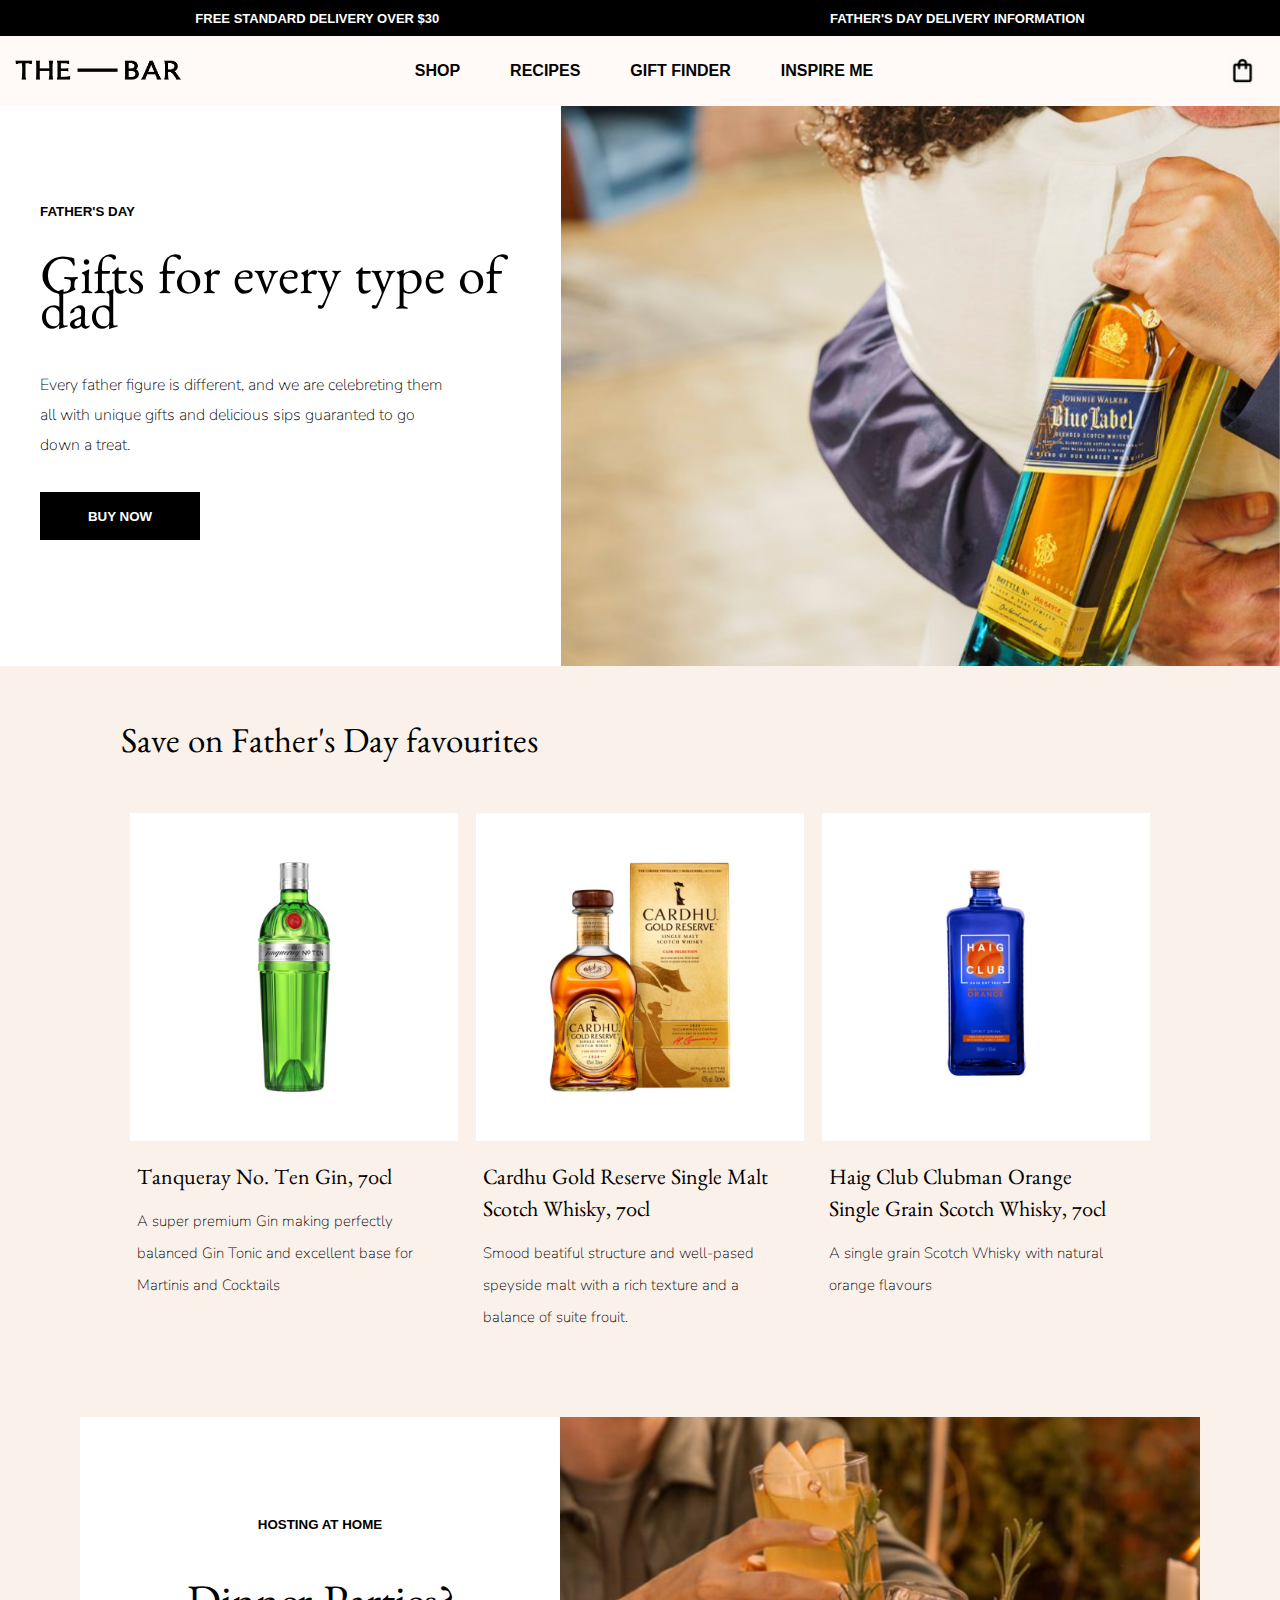
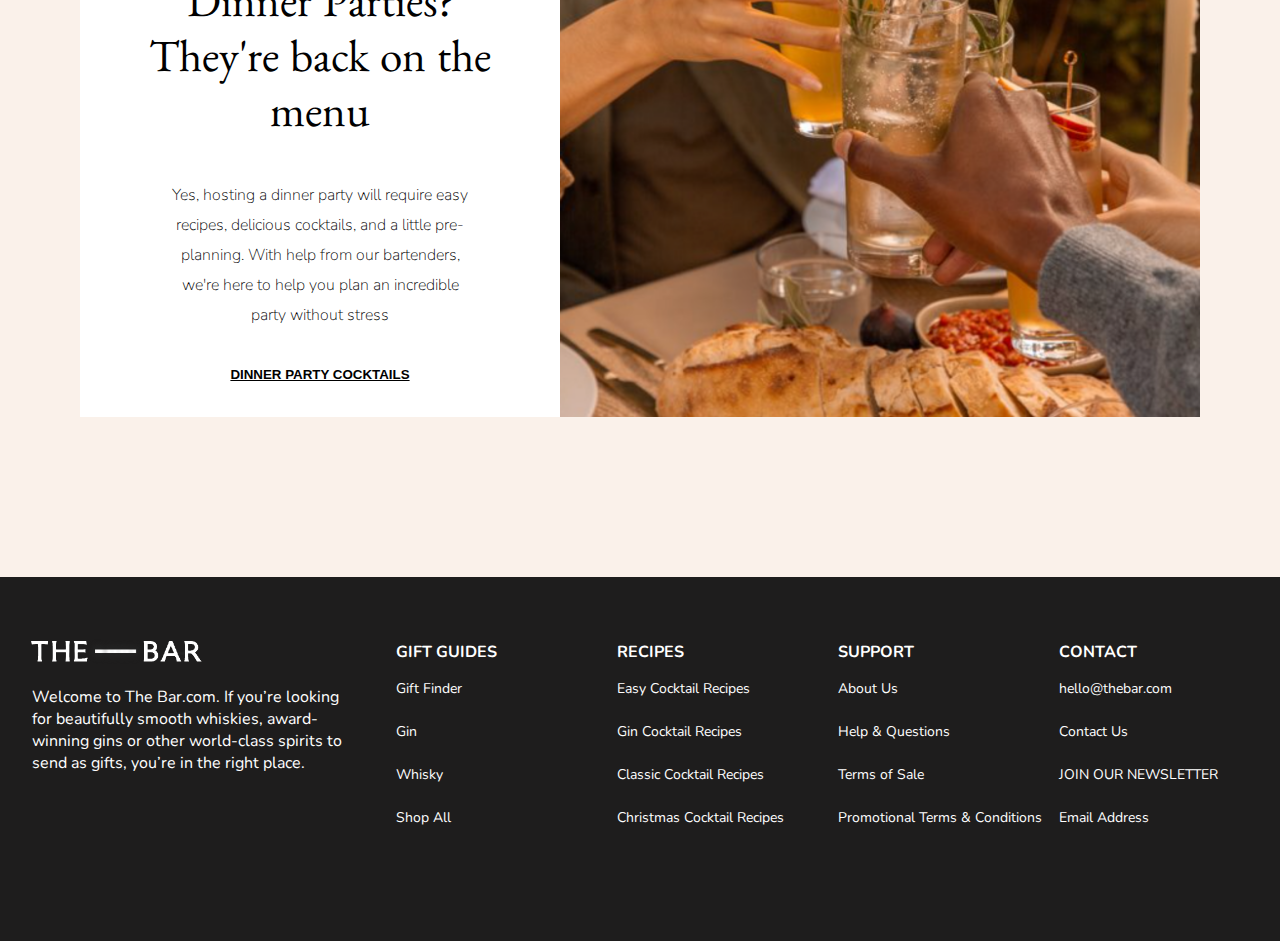
<file: index.html>
<!DOCTYPE html>
<html lang="en">

<head>
    <meta charset="UTF-8">
    <meta http-equiv="X-UA-Compatible" content="IE=edge">
    <meta name="viewport" content="width=device-width, initial-scale=1.0">
    <meta name="keywords" content="The Bar, alcohol">
    <meta name="description" content="Yes, hosting a dinner party will require easy recipes, delicious cocktails, and a little pre-planning. With help from our bartenders, we're here to help you plan an incredible party without stress">
    <link rel="shortcut icon" href="./images/logo mini thebar.png">
    <link rel="stylesheet" href="./scss/main.css">
    <title>Inicio | TheBar</title>
</head>

<body>
    <div class="grilla">
        <section class="preheader">
            <a href="">FREE STANDARD DELIVERY OVER $30</a>
            <a href="">FATHER'S DAY DELIVERY INFORMATION</a>
        </section>
        <header class="header">
            <a href="./index.html"><img src="./images/Thebar Logo.png" alt="" class="header__image"></a>
            <ul class="header__ul">
                <li><a href="">SHOP</a></li>
                <li><a href="">RECIPES</a></li>
                <li><a href="./regalos.html">GIFT FINDER</a></li>
                <li><a href="">INSPIRE ME</a></li>
            </ul>
            <img src="./images/Icono Carrito.png" alt="" class="header__atc">
        </header>
        <section class="banner">
            <div class="banner__text">
                <label class="banner__label"> FATHER'S DAY</label>
                <h1 class="banner__title">Gifts for every type of dad</h1>
                <p class="banner__p">Every father figure is different, and we are celebreting them all with unique gifts and delicious
                    sips guaranted to go
                    down a treat.
                </p>
                <a href="">
                    <button class="btn">BUY NOW</button>
                </a>
            </div>
            <a href="">
                <img src="./images/Banner JW.png" alt="" class="banner__img">
            </a>
        </section>
        <section class="title">
            <h2>Save on Father's Day favourites</h2>
        </section>       
        <section class="section1">          
                <div class="eachProduct">
                    <img src="./images/Tanqueray.png" alt="" class="imgPL">
                    <h3>Tanqueray No. Ten Gin, 70cl</h3>
                    <p>A super premium Gin making perfectly balanced Gin Tonic and excellent base for Martinis and
                        Cocktails
                    </p>
                </div>
                <div class="eachProduct">
                    <img src="./images/Cardhu Gold.png" alt="" class="imgPL">
                    <h3>Cardhu Gold Reserve Single Malt Scotch Whisky, 70cl</h3>
                    <p>Smood beatiful structure and well-pased speyside malt with a rich texture and a balance of suite
                        frouit.</p>
                </div>
                <div class="eachProduct">
                    <img src="./images/Haig Club.png" alt="" class="imgPL">
                    <h3>Haig Club Clubman Orange Single Grain Scotch Whisky, 70cl</h3>
                    <p>A single grain Scotch Whisky with natural orange flavours</p>
                </div>
        </section>

        <section class="section2">
            <div class="parrafoCarrousel">
                <label for="">HOSTING AT HOME</label> 
                <h2>Dinner Parties? They're back on the menu</h2>
                <p> Yes, hosting a dinner party will require easy
                    recipes, delicious cocktails, and a little pre-
                    planning. With help from our bartenders, we're
                    here to help you plan an incredible party without
                    stress
                </p>
                <a href="">DINNER PARTY COCKTAILS</a>
            </div>
            <img src="./images/2do banner.png" alt="">
        </section>

        <footer class="footer">
            <div class="firstColumn">
                <a href="./index.html"><img src="./images/pixlr-bg-result.png" alt=""></a>
                <p>Welcome to The Bar.com. If you’re looking for beautifully smooth whiskies, 
                    award-winning gins or other world-class spirits to send as gifts, you’re in the right place.</p>
            </div>
            <div class="listColumn">
                <h3>GIFT GUIDES</h3>
                <ul>
                    <li>Gift Finder</li>
                    <li>Gin</li>
                    <li>Whisky</li>
                    <li>Shop All</li>
                </ul>
            </div>
            <div class="listColumn">
                <h3>RECIPES</h3>
                <ul>
                    <li>Easy Cocktail Recipes</li>
                    <li>Gin Cocktail Recipes</li>
                    <li>Classic Cocktail Recipes</li>
                    <li>Christmas Cocktail Recipes </li>
                </ul>
            </div>
            <div class="listColumn">
                <h3>SUPPORT</h3>
                <ul>
                    <li>About Us</li>
                    <li>Help & Questions</li>
                    <li>Terms of Sale</li>
                    <li>Promotional Terms & Conditions</li>
                </ul>
            </div>
            <div class="listColumn">
                <h3>CONTACT</h3>
                <ul>
                    <li>hello@thebar.com</li>
                    <li>Contact Us</li>
                    <li>JOIN OUR NEWSLETTER</li>
                    <li>Email Address</li>
                </ul>
            </div>
        </footer>
    </div>
</body>

</html>
</file>
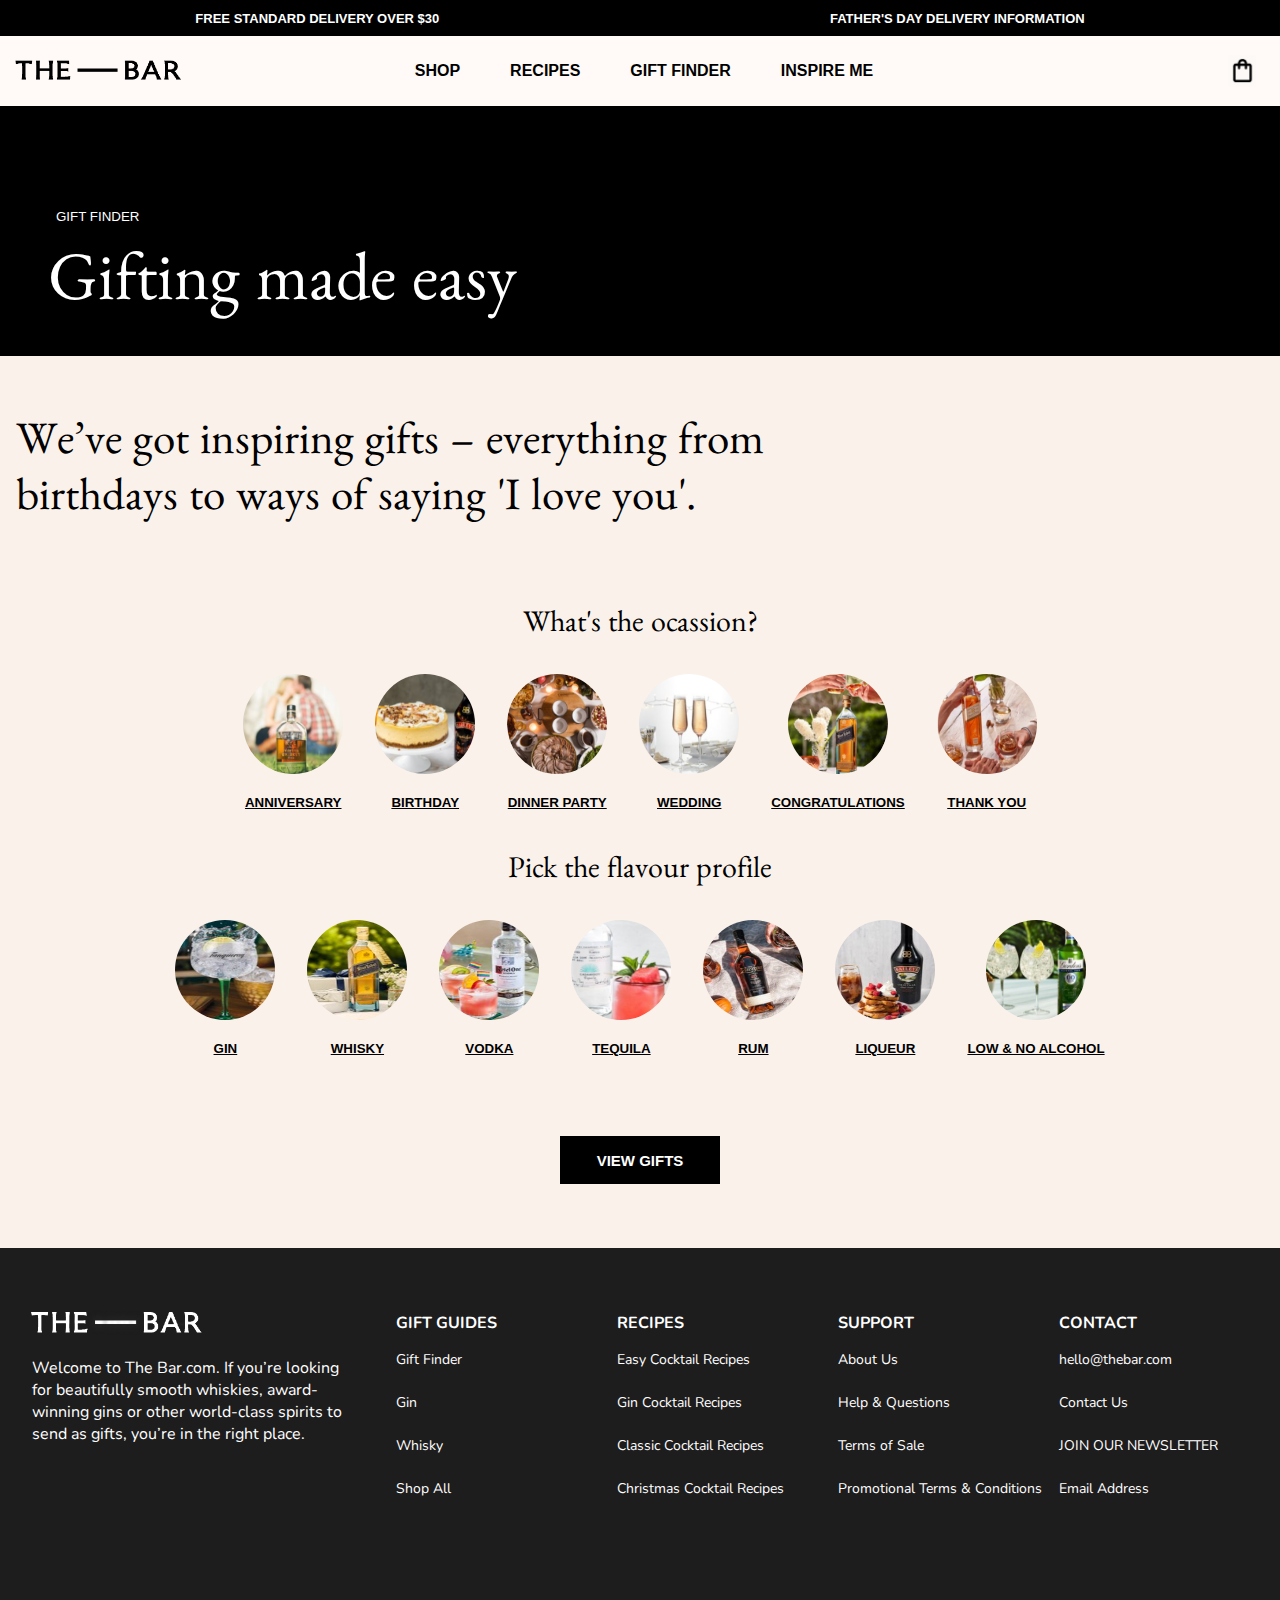
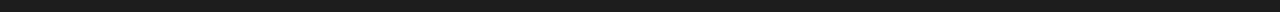
<file: regalos.html>
<!DOCTYPE html>
<html lang="en">

<head>
    <meta charset="UTF-8">
    <meta http-equiv="X-UA-Compatible" content="IE=edge">
    <meta name="viewport" content="width=device-width, initial-scale=1.0">
    <meta name="keywords" content="cocktails, cocktail, recipe, espresso martini">
    <meta name="description" content="">
    <link rel="shortcut icon" href="./images/logo mini thebar.png">
    <link rel="stylesheet" href="./scss/main.css">
    <title>Inicio | TheBar</title>
</head>

<body>
    <div class="grilla2">
        <section class="preheader">
            <a href="">FREE STANDARD DELIVERY OVER $30</a>
            <a href="">FATHER'S DAY DELIVERY INFORMATION</a>
        </section>
        <header class="header">
            <a href="./index.html"><img src="./images/Thebar Logo.png" alt="" class="header__image"></a>
            <ul class="header__ul">
                <li><a href="">SHOP</a></li>
                <li><a href="">RECIPES</a></li>
                <li><a href="./regalos.html">GIFT FINDER</a></li>
                <li><a href="">INSPIRE ME</a></li>
            </ul>
            <img src="./images/Icono Carrito.png" alt="" class="header__atc">
        </header>
        <section class="gfBanner">
            <div class="gfBannerText">
                <label>GIFT FINDER</label>
                <h1>Gifting made easy</h1>
            </div>
        </section>
        <section class="gfTitle">
            <h1>We’ve got inspiring gifts – everything from birthdays to ways of saying 'I love you'.</h1>
        </section>
        <h3 class="subtitle">What's the ocassion?</h3>
        <div class="occasion">
            <div class="gfEachOption">
                <img src="images/ANIVERSARIO.png" alt="">
                <label for="">ANNIVERSARY</label>
            </div>
            <div class="gfEachOption">
                <img src="images/CUMPLE.png" alt="">
                <label for="">BIRTHDAY</label>
            </div>
            <div class="gfEachOption">
                <img src="images/COMIDA.png" alt="">
                <label for="">DINNER PARTY</label>
            </div>
            <div class="gfEachOption">
                <img src="images/WEDDING.png" alt="">
                <label for="">WEDDING</label>
            </div>
            <div class="gfEachOption">
                <img src="images/FELICITACIONES.png" alt="">
                <label for="">CONGRATULATIONS</label>
            </div>
            <div class="gfEachOption">
                <img src="images/GRACIAS.png" alt="">
                <label for="">THANK YOU</label>
            </div>
        </div>
        <h3 class="subtitle">Pick the flavour profile</h3>
        <div class="flavour">
            <div class="gfEachOption">
                <img src="images/GIN.png" alt="">
                <label for="">GIN</label>
            </div>
            <div class="gfEachOption">
                <img src="images/WHISKY.png" alt="">
                <label for="">WHISKY</label>
            </div>
            <div class="gfEachOption">
                <img src="images/VODKA.png" alt="">
                <label for="">VODKA</label>
            </div>
            <div class="gfEachOption">
                <img src="images/TEQUILA.png" alt="">
                <label for="">TEQUILA</label>
            </div>
            <div class="gfEachOption">
                <img src="images/RON.png" alt="">
                <label for="">RUM</label>
            </div>
            <div class="gfEachOption">
                <img src="images/BAILEYS.png" alt="">
                <label for="">LIQUEUR</label>
            </div>
            <div class="gfEachOption">
                <img src="images/NO ALCOHOL.png" alt="">
                <label for="">LOW & NO ALCOHOL</label>
            </div>
        </div>
        <div class="gfButton">
            <p></p>
            <a href="">
                <button>VIEW GIFTS</button>
            </a>
            <p></p>
        </div>
        <footer class="footer">
            <div class="firstColumn">
                <a href="./index.html"><img src="./images/pixlr-bg-result.png" alt=""></a>
                <p>Welcome to The Bar.com. If you’re looking for beautifully smooth whiskies,
                    award-winning gins or other world-class spirits to send as gifts, you’re in the right place.</p>
            </div>
            <div class="listColumn">
                <h3>GIFT GUIDES</h3>
                <ul>
                    <li>Gift Finder</li>
                    <li>Gin</li>
                    <li>Whisky</li>
                    <li>Shop All</li>
                </ul>
            </div>
            <div class="listColumn">
                <h3>RECIPES</h3>
                <ul>
                    <li>Easy Cocktail Recipes</li>
                    <li>Gin Cocktail Recipes</li>
                    <li>Classic Cocktail Recipes</li>
                    <li>Christmas Cocktail Recipes </li>
                </ul>
            </div>
            <div class="listColumn">
                <h3>SUPPORT</h3>
                <ul>
                    <li>About Us</li>
                    <li>Help & Questions</li>
                    <li>Terms of Sale</li>
                    <li>Promotional Terms & Conditions</li>
                </ul>
            </div>
            <div class="listColumn">
                <h3>CONTACT</h3>
                <ul>
                    <li>hello@thebar.com</li>
                    <li>Contact Us</li>
                    <li>JOIN OUR NEWSLETTER</li>
                    <li>Email Address</li>
                </ul>
            </div>
        </footer>
    </div>
</body>

</html>
</file>
<file: scss/main.css>
@charset "UTF-8";
@import url("https://fonts.googleapis.com/css2?family=Benne&family=Nunito:wght@300&family=Scope+One&display=swap");
* {
  padding: 0;
  margin: 0;
  font-family: Arial, Helvetica, sans-serif;
}

.grilla2, .grilla {
  background-color: #faf1ea;
}

.grilla {
  display: grid;
  grid-template-columns: 0.7fr 3fr 3fr 0.7fr;
  grid-template-areas: "prenav prenav prenav prenav" "nav nav nav nav" "banner banner banner banner" ". title title ." ". section1 section1 ." "section2 section2 section2 section2" "footer footer footer footer";
}

.preheader {
  grid-area: prenav;
  background-color: black;
  display: flex;
  justify-content: space-around;
  height: 4vh;
  align-items: center;
}
.preheader a {
  text-decoration: none;
  color: white;
  font-weight: bold;
  font-size: small;
}
.preheader a:hover {
  color: grey;
}

.header {
  grid-area: nav;
  background-color: #fffaf7;
  display: flex;
  height: 70px;
  justify-content: space-between;
  align-items: center;
}
.header__image {
  width: 180px;
  height: 40px;
  margin-left: 10px;
}
.header__atc {
  margin-right: 1.5rem;
  width: 28px;
  cursor: pointer;
}
.header__ul {
  display: flex;
  height: 100%;
  margin-right: 130px;
  align-items: center;
}
.header__ul li {
  list-style: none;
  padding: 25px;
  text-align: center;
}
.header__ul li a {
  text-decoration: none;
  color: black;
  font-weight: bold;
}
.header__ul li a:hover {
  color: grey;
}

.footer {
  grid-area: footer;
  background-color: rgba(28, 27, 27, 0.994);
  color: white;
  padding-bottom: 64px;
  display: flex;
  height: 300px;
}

.firstColumn {
  width: 30%;
  padding-top: 40px;
  padding-right: 3rem;
  padding-left: 1rem;
}
.firstColumn img {
  width: 200px;
  height: 65px;
  padding-left: 0.3rem;
}
.firstColumn p {
  padding-left: 1rem;
  font-family: "Nunito", sans-serif;
}

.listColumn {
  width: 20%;
  padding-top: 64px;
}
.listColumn h3 {
  font-family: "Nunito", sans-serif;
  font-size: 16px;
}
.listColumn ul li {
  font-family: "Nunito", sans-serif;
  list-style: none;
  padding-bottom: 0.5rem;
  padding-top: 1rem;
  font-size: 14px;
}

/* Página Gift Finder */
.banner {
  grid-area: banner;
  background-color: white;
  display: flex;
  height: 560px;
}
.banner__text {
  padding-left: 2.5rem;
  padding-right: 2.5rem;
  padding-top: 6rem;
  padding-bottom: 6rem;
}
.banner__label {
  font-size: smaller;
  font-weight: bold;
}
.banner__title {
  padding-top: 3rem;
  font-size: 55px;
  font-family: "Benne", serif;
  font-weight: lighter;
  line-height: 35px;
}
.banner__p {
  max-width: 85%;
  font-family: "Nunito", sans-serif;
  line-height: 30px;
  font-weight: 100;
  padding-top: 2rem;
  padding-bottom: 2rem;
}
.banner .btn {
  background-color: black;
  color: white;
  font-weight: bolder;
  width: 10rem;
  height: 3rem;
  border: none;
  cursor: pointer;
}
.banner .btn:hover {
  background-color: rgb(103, 102, 111);
}
.banner__img {
  height: 100%;
}

.title {
  grid-area: title;
}
.title h2 {
  font-size: 35px;
  font-family: "Benne", serif;
  font-weight: lighter;
  padding-top: 4rem;
}

.section1 {
  grid-area: section1;
  display: flex;
}

.eachProduct {
  display: flex;
  flex-direction: column;
  padding-top: 3rem;
  padding-left: 0.5rem;
  padding-bottom: 2rem;
  padding-right: 0.5rem;
}
.eachProduct h3 {
  padding-top: 1.5rem;
  padding-left: 0.5rem;
  padding-bottom: 0.5rem;
  font-size: 22px;
  font-family: "Benne", serif;
  font-weight: lighter;
  width: 90%;
  line-height: 2rem;
}
.eachProduct p {
  padding-left: 0.5rem;
  padding-bottom: 2rem;
  font-size: 15px;
  font-family: "Nunito", sans-serif;
  line-height: 30px;
  font-weight: 100;
  width: 90%;
  line-height: 2rem;
}
.eachProduct img {
  width: 100%;
}

.imgPL:hover {
  transition: 0.5s;
  transform: scale(1.1);
}

.section2 {
  grid-area: section2;
  display: flex;
  height: 600px;
  padding-top: 20px;
  padding-bottom: 10rem;
  padding-left: 80px;
  padding-right: 80px;
  justify-content: center;
}
.section2 img {
  height: 100%;
}

.parrafoCarrousel {
  display: flex;
  flex-direction: column;
  height: 100%;
  width: 100%;
  max-width: 632.5px;
  background-color: white;
  align-items: center;
  justify-items: center;
}
.parrafoCarrousel label {
  font-size: smaller;
  font-weight: bolder;
  text-align: center;
  padding-top: 100px;
}
.parrafoCarrousel h2 {
  padding-top: 35px;
  font-size: 45px;
  max-width: 400px;
  margin: 1rem auto;
  text-align: center;
  font-family: "Benne", serif;
  font-weight: lighter;
  line-height: 55px;
}
.parrafoCarrousel p {
  max-width: 65%;
  margin: 1rem auto;
  text-align: center;
  font-family: "Nunito", sans-serif;
  line-height: 30px;
  font-weight: 100;
}
.parrafoCarrousel a {
  font-size: smaller;
  margin: 1rem auto;
  padding-top: 5px;
  font-weight: bold;
  text-decoration: underline;
  color: black;
}
.parrafoCarrousel a:hover {
  color: rgb(128, 127, 127);
}

.gfBanner {
  background-color: black;
  color: white;
  height: 250px;
}

.gfBannerText {
  display: flex;
  flex-direction: column;
  justify-content: end;
  height: 100%;
}
.gfBannerText label {
  font-size: smaller;
  padding-left: 3.5rem;
}
.gfBannerText h1 {
  padding-top: 2rem;
  padding-bottom: 2rem;
  padding-left: 3rem;
  font-size: 68px;
  font-family: "Benne", serif;
  font-weight: lighter;
}

.gfTitle h1 {
  font-size: 45px;
  font-family: "Benne", serif;
  font-weight: lighter;
  padding-top: 4rem;
  padding-left: 1rem;
  padding-bottom: 3rem;
  width: 70%;
  line-height: 3.5rem;
}

.subtitle {
  font-size: 30px;
  font-family: "Benne", serif;
  font-weight: lighter;
  padding-top: 2rem;
  text-align: center;
}

.occasion {
  grid-area: occasion;
  display: flex;
  justify-content: center;
}

.flavour {
  grid-area: flavour;
  display: flex;
  justify-content: center;
  padding-bottom: 4rem;
}

.gfEachOption {
  display: flex;
  flex-direction: column;
  padding-top: 2rem;
  padding-left: 1rem;
  padding-right: 1rem;
  align-items: center;
}
.gfEachOption img {
  width: 100px;
  height: 100px;
  border-radius: 150px;
}
.gfEachOption label {
  font-size: smaller;
  margin: 1rem auto;
  padding-top: 5px;
  font-weight: bold;
  text-decoration: underline;
}

.gfButton {
  display: flex;
  justify-content: center;
  padding-bottom: 4rem;
}
.gfButton button {
  background-color: black;
  color: white;
  font-size: 15px;
  font-weight: bolder;
  width: 10rem;
  height: 3rem;
  border: none;
  cursor: pointer;
}
.gfButton button:hover {
  background-color: rgb(103, 102, 111);
}/*# sourceMappingURL=main.css.map */
</file>
